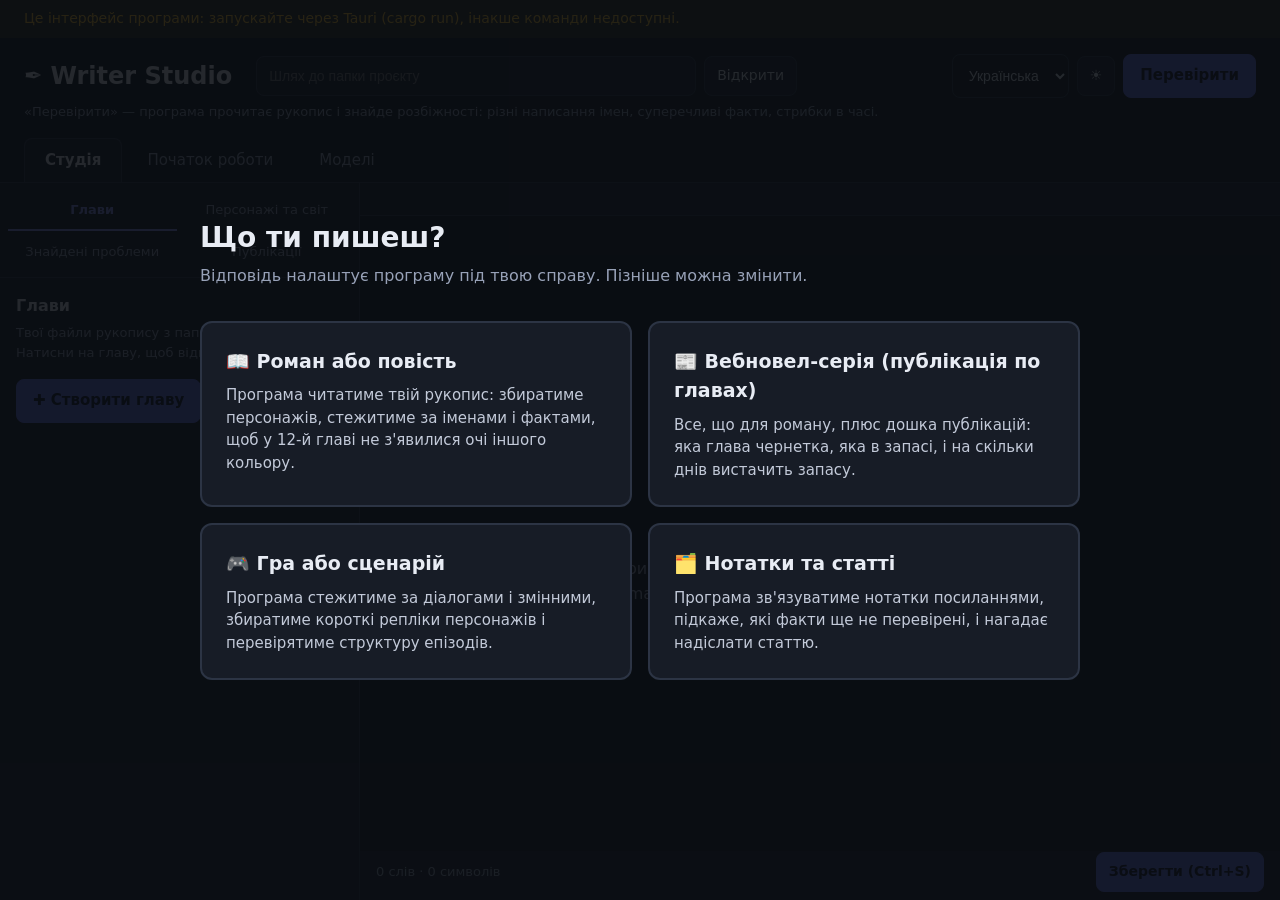
<file: app/tauri/ui/index.html>
<!DOCTYPE html>
<html lang="uk">
<head>
<meta charset="UTF-8">
<title>Writer Studio</title>
<link rel="stylesheet" href="style.css">
</head>
<body>
  <!-- Попередження: запуск поза Tauri -->
  <div id="noInvoke" class="hidden"></div>

  <!-- ============ ОНБОРДІНГ-МАЙСТЕР (перший запуск) ============ -->
  <div id="wizard" class="overlay hidden">
    <div class="wizard">
      <!-- Крок 1: що пишеш -->
      <div class="wiz-step active" data-step="1">
        <h2 data-i18n="wiz_q"></h2>
        <div class="sub" data-i18n="wiz_sub"></div>
        <div class="wiz-cards" id="wizCards"></div>
      </div>
      <!-- Крок 2: мова інтерфейсу -->
      <div class="wiz-step" data-step="2">
        <h2 data-i18n="wiz_lang_q"></h2>
        <div class="sub" data-i18n="wiz_lang_sub"></div>
        <div class="wiz-lang" id="wizLangs"></div>
        <div class="wiz-footer">
          <button id="wizBack" class="ghost" data-i18n="btn_back"></button>
        </div>
      </div>
      <!-- Крок 3: готово -->
      <div class="wiz-step" data-step="3">
        <div class="wiz-done">
          <div class="big">🎉</div>
          <h2 data-i18n="wiz_done_t"></h2>
          <p data-i18n="wiz_done_d"></p>
          <button id="wizFinish" class="primary" data-i18n="wiz_finish"></button>
        </div>
      </div>
    </div>
  </div>

  <!-- ============ ВИБІР/СТВОРЕННЯ ПРОЄКТУ ============ -->
  <div id="setup" class="overlay hidden">
    <div class="setup-card">
      <h2 data-i18n="setup_t"></h2>
      <div class="sub" data-i18n="setup_sub"></div>
      <input id="setupRoot" type="text" data-i18n-ph="setup_ph">
      <label class="fieldline"><span data-i18n="setup_preset"></span>
        <select id="setupPreset"></select>
      </label>
      <div class="row">
        <button id="setupOpen" class="primary" data-i18n="setup_open"></button>
        <button id="setupCreate" data-i18n="setup_create"></button>
      </div>
      <div id="setupMsg" class="note"></div>
    </div>
  </div>

  <!-- ============ ШАПКА ============ -->
  <header>
    <div class="head-row">
      <div class="brand"><span class="logo">✒️</span><h1>Writer Studio</h1></div>
      <div class="projbar">
        <input id="projRoot" type="text" data-i18n-ph="proj_ph">
        <button id="openProj" class="compact" data-i18n="open"></button>
        <span id="projState" class="proj-state"></span>
      </div>
      <div class="head-tools">
        <label class="fieldline" style="margin:0">
          <select id="langSel" title="Language / Мова / Язык" aria-label="Language">
            <option value="uk">Українська</option>
            <option value="en">English</option>
            <option value="ru">Русский</option>
          </select>
        </label>
        <button id="themeBtn" class="compact" aria-label="Theme">🌙</button>
        <button id="btnCheck" class="primary" data-i18n="check"></button>
      </div>
    </div>
    <div class="head-hint" data-i18n="check_hint"></div>
  </header>

  <!-- ============ ВКЛАДКИ РІВНЯ 1 ============ -->
  <nav>
    <button class="tab active" data-tab="studio" data-i18n="tab_studio"></button>
    <button class="tab" data-tab="start" data-i18n="tab_start"></button>
    <button class="tab" data-tab="models" data-i18n="tab_models"></button>
  </nav>

  <main>
    <!-- ГОЛОВНИЙ РОБОЧИЙ ЕКРАН -->
    <section id="studio" class="screen active studio">
      <aside id="side">
        <div class="side-tabs">
          <button class="stab active" data-stab="chapters" data-i18n="t_chapters"></button>
          <button class="stab" data-stab="bible" data-i18n="t_bible"></button>
          <button class="stab" data-stab="alerts"><span data-i18n="t_alerts"></span><span id="alertBadge" class="badge-n" hidden></span></button>
          <button class="stab" data-stab="release" data-i18n="t_release"></button>
        </div>

        <!-- Глави -->
        <div id="stab-chapters" class="stabpane active">
          <div class="pane-head">
            <h3 data-i18n="t_chapters"></h3>
            <div class="pane-sub" data-i18n="chapters_sub"></div>
          </div>
          <div class="row">
            <button id="btnNewDoc" class="primary" data-i18n="btn_new_chapter"></button>
            <button id="btnReloadDocs" data-i18n="btn_refresh"></button>
          </div>
          <div id="docList" class="doclist"></div>
        </div>

        <!-- Персонажі та світ (біблія) -->
        <div id="stab-bible" class="stabpane">
          <div class="pane-head">
            <h3 data-i18n="t_bible"></h3>
            <div class="pane-sub" data-i18n="bible_sub"></div>
          </div>
          <div class="dossier-hint">
            <div class="line" data-i18n="dossier_hint_main"></div>
            <div class="line dim" data-i18n="dossier_hint_auto"></div>
          </div>
          <div class="row">
            <button id="btnAddDossier" class="primary" data-i18n="btn_add_dossier"></button>
            <button id="btnIndex" class="compact" data-i18n="btn_rescan"></button>
          </div>
          <!-- Форма досьє (створення/редагування) -->
          <div id="dossierForm" class="dossier-form hidden">
            <h3 id="dosTitle"></h3>
            <label class="fieldline tight"><span data-i18n="dos_name"></span>
              <input id="dosName" type="text" data-i18n-ph="dos_name_ph">
            </label>
            <label class="fieldline tight"><span data-i18n="dos_aliases"></span>
              <input id="dosAliases" type="text" data-i18n-ph="dos_aliases_ph">
            </label>
            <label class="fieldline tight"><span data-i18n="dos_kind"></span>
              <select id="dosKind">
                <option value="character" data-i18n="kind_character"></option>
                <option value="location" data-i18n="kind_location"></option>
                <option value="item" data-i18n="kind_item"></option>
                <option value="other" data-i18n="kind_other"></option>
              </select>
            </label>
            <label class="fieldline tight"><span data-i18n="dos_notes"></span>
              <textarea id="dosNotes" rows="4" data-i18n-ph="dos_notes_ph"></textarea>
            </label>
            <div id="dosMsg" class="note"></div>
            <div class="row">
              <button id="dosSave" class="primary" data-i18n="dos_save"></button>
              <button id="dosCancel" data-i18n="dos_cancel"></button>
            </div>
          </div>
          <div id="cards" class="cards-stacked"></div>
        </div>

        <!-- Знайдені проблеми (алерти) -->
        <div id="stab-alerts" class="stabpane">
          <div class="pane-head">
            <h3 data-i18n="t_alerts"></h3>
            <div class="pane-sub" data-i18n="alerts_sub"></div>
          </div>
          <div class="row">
            <select id="alertFilter"></select>
          </div>
          <div id="alertsSummary" class="note"></div>
          <div id="alertList" class="alertlist"></div>
          <details class="tools">
            <summary data-i18n="dlg_tools"></summary>
            <div class="row">
              <button id="btnVars" class="compact" data-i18n="btn_vars"></button>
              <button id="btnBarks" class="compact" data-i18n="btn_barks"></button>
            </div>
            <div id="varsOut"></div>
            <div id="barksOut"></div>
            <div class="row">
              <input id="epPath" type="text" data-i18n-ph="ep_ph">
              <button id="btnEpisode" class="compact" data-i18n="btn_episode"></button>
            </div>
            <div id="epOut"></div>
          </details>
        </div>

        <!-- Публікації (реліз) -->
        <div id="stab-release" class="stabpane">
          <div class="pane-head">
            <h3 data-i18n="t_release"></h3>
            <div class="pane-sub" data-i18n="release_sub"></div>
          </div>
          <div id="forecastBox" class="forecast"></div>
          <div id="kanban" class="kanban"></div>
        </div>
      </aside>

      <section id="editorPane">
        <div id="editorHead">
          <span id="docTitle"></span>
          <span id="docMeta" class="note"></span>
        </div>
        <div id="editorEmpty">
          <div class="big">📖</div>
          <div class="t1" data-i18n="ed_empty_t"></div>
          <div class="t2" data-i18n="ed_empty_d"></div>
        </div>
        <textarea id="editor" spellcheck="false" data-i18n-ph="ed_ph"></textarea>
        <div id="statusbar">
          <span id="cntWords"></span>
          <span id="saveState" class="note"></span>
          <span class="spacer"></span>
          <button id="btnSave" class="primary compact" data-i18n="save"></button>
        </div>
      </section>
    </section>

    <!-- ПОЧАТОК РОБОТИ: той самий майстер, доступний у будь-який момент -->
    <section id="start" class="screen page">
      <h2 data-i18n="start_t"></h2>
      <div class="sub" data-i18n="start_sub"></div>
      <button id="startWizard" class="primary" data-i18n="start_btn"></button>
    </section>

    <!-- МОДЕЛІ -->
    <section id="models" class="screen page">
      <h2 data-i18n="models_t"></h2>
      <div class="sub" data-i18n="models_sub"></div>
      <div class="grid" id="tasks"></div>
      <div class="opts" id="panel">
        <h3 data-i18n="pick_task"></h3>
        <div class="hint" data-i18n="pick_task_hint"></div>
      </div>
      <details class="ollama">
        <summary data-i18n="ollama_t"></summary>
        <p data-i18n="ollama_d"></p>
      </details>
      <details class="tech">
        <summary data-i18n="tech_t"></summary>
        <div class="json" id="modelOut"></div>
        <div class="note" data-i18n="tech_note"></div>
      </details>
    </section>
  </main>

  <script src="app.js"></script>
</body>
</html>
</file>
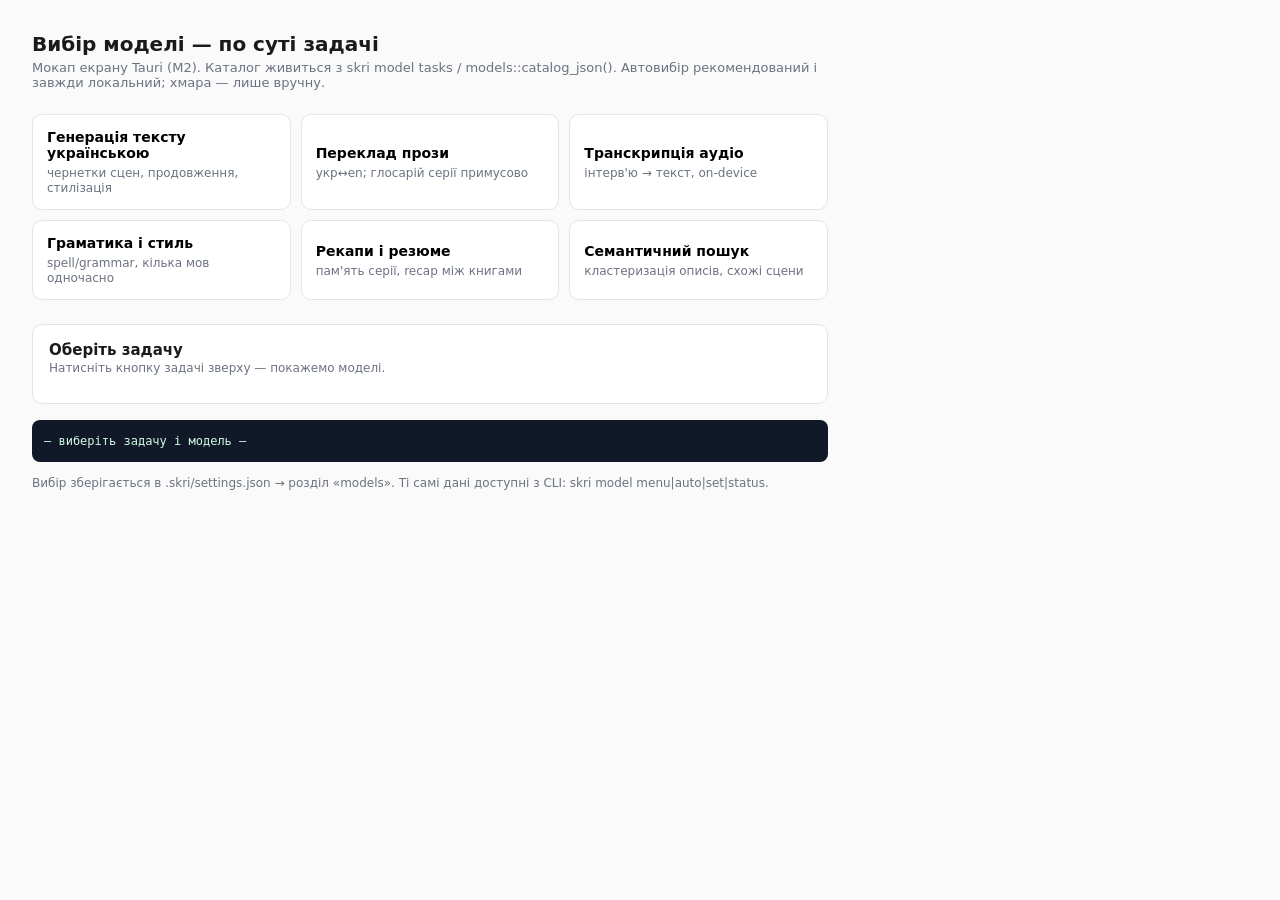
<file: docs/ui/model-picker.html>
<!DOCTYPE html>
<html lang="uk">
<head>
<meta charset="UTF-8">
<title>Writer Studio — вибір моделі по суті задачі (мокап UI)</title>
<style>
  :root { --bg:#fafafa; --card:#fff; --line:#e5e5e5; --ink:#1a1a1a; --mut:#6b7280; --acc:#4f46e5; }
  * { box-sizing:border-box; margin:0; font-family:system-ui,-apple-system,"Segoe UI",sans-serif; }
  body { background:var(--bg); color:var(--ink); padding:32px; max-width:860px; }
  h1 { font-size:20px; margin-bottom:4px; }
  .sub { color:var(--mut); font-size:13px; margin-bottom:24px; }
  .grid { display:grid; grid-template-columns:repeat(3,1fr); gap:10px; margin-bottom:24px; }
  button.task { text-align:left; padding:14px; border:1px solid var(--line); border-radius:10px;
    background:var(--card); cursor:pointer; }
  button.task.active { border-color:var(--acc); box-shadow:0 0 0 2px rgba(79,70,229,.15); }
  button.task .t { font-weight:600; font-size:14px; display:block; margin-bottom:4px; }
  button.task .h { color:var(--mut); font-size:12px; }
  .opts { border:1px solid var(--line); border-radius:10px; background:var(--card); padding:16px; }
  .opts h2 { font-size:15px; margin-bottom:2px; }
  .opts .hint { color:var(--mut); font-size:12px; margin-bottom:12px; }
  label.opt { display:flex; gap:10px; padding:10px; border-radius:8px; cursor:pointer; align-items:flex-start; }
  label.opt:hover { background:#f5f5ff; }
  label.opt input { margin-top:3px; accent-color:var(--acc); }
  .opt .l { font-size:14px; font-weight:500; }
  .opt .n { font-size:12px; color:var(--mut); }
  .badge { font-size:11px; padding:1px 7px; border-radius:99px; margin-left:6px; vertical-align:1px; }
  .b-auto { background:#eef2ff; color:var(--acc); }
  .b-cloud { background:#fef3c7; color:#92400e; }
  .b-local { background:#ecfdf5; color:#065f46; }
  .json { margin-top:16px; background:#111827; color:#d1fae5; border-radius:8px;
    padding:12px; font:12px/1.5 ui-monospace,Consolas,monospace; white-space:pre; overflow-x:auto; }
  .note { color:var(--mut); font-size:12px; margin-top:14px; }
</style>
</head>
<body>
  <h1>Вибір моделі — по суті задачі</h1>
  <div class="sub">Мокап екрану Tauri (M2). Каталог живиться з <code>skri model tasks</code> /
    <code>models::catalog_json()</code>. Автовибір рекомендований і завжди локальний; хмара — лише вручну.</div>

  <div class="grid" id="tasks"></div>

  <div class="opts" id="panel">
    <h2>Оберіть задачу</h2>
    <div class="hint">Натисніть кнопку задачі зверху — покажемо моделі.</div>
  </div>

  <div class="json" id="out">— виберіть задачу і модель —</div>
  <div class="note">Вибір зберігається в <code>.skri/settings.json</code> → розділ «models».
    Ті самі дані доступні з CLI: <code>skri model menu|auto|set|status</code>.</div>

<script>
const CATALOG = [
  { id:"generate-uk", label:"Генерація тексту українською", hint:"чернетки сцен, продовження, стилізація",
    options:[
      { id:"lapa-v0.1.2", label:"Lapa LLM v0.1.2 (Ollama, Gemma3 12B)", note:"найкраща відкрита укр. модель; <7B ламає орфографію", local:true },
      { id:"llama-3.1-8b", label:"Llama 3.1 8B Instruct", note:"загальна; укр. слабша за Lapa", local:true },
      { id:"byok-cloud", label:"Хмара (свій API-ключ)", note:"опційно, ніколи не авто", local:false } ] },
  { id:"translate", label:"Переклад прози", hint:"укр↔en; глосарій серії примусово",
    options:[
      { id:"nllb-200", label:"NLLB-200", note:"baseline укр. MT; T-V ти/ви — окремий прохід", local:true },
      { id:"lapa-v0.1.2", label:"Lapa LLM — стильовий переклад", note:"глосарій у промпті, художній ритм", local:true },
      { id:"byok-cloud", label:"Хмара (свій API-ключ)", note:"опційно", local:false } ] },
  { id:"transcribe-uk", label:"Транскрипція аудіо", hint:"інтерв'ю → текст, on-device",
    options:[
      { id:"whisper-large-v3-turbo-uk", label:"whisper large-v3-turbo (укр. fine-tune)", note:"WER 12.75%", local:true },
      { id:"whisper-large-v3", label:"whisper large-v3", note:"укр/рос мікс плутає → мову вручну", local:true } ] },
  { id:"grammar", label:"Граматика і стиль", hint:"spell/grammar, кілька мов одночасно",
    options:[
      { id:"languagetool-local", label:"LanguageTool server (локально)", note:"укр + 25+ мов, без хмари", local:true },
      { id:"goroh-dictionary", label:"Goroh + dmklinger словник", note:"офлайн без сервера", local:true } ] },
  { id:"summarize", label:"Рекапи і резюме", hint:"пам'ять серії, recap між книгами",
    options:[
      { id:"lapa-v0.1.2", label:"Lapa LLM — резюме з індексу", note:"вхід — агрегат Index Engine", local:true },
      { id:"llama-3.1-8b", label:"Llama 3.1 8B", note:"якщо Lapa не встановлена", local:true } ] },
  { id:"semantic-search", label:"Семантичний пошук", hint:"кластеризація описів, схожі сцени",
    options:[
      { id:"rules-plus-fts", label:"Правила + FTS5", note:"детерміновано; укр. embedding поки слабкі", local:true },
      { id:"multilingual-e5", label:"multilingual-e5 (експеримент)", note:"коли з'явиться сильніша укр. модель", local:true } ] }
];

let current = null;
const tasksEl = document.getElementById("tasks");
const panelEl = document.getElementById("panel");
const outEl = document.getElementById("out");

CATALOG.forEach((t, i) => {
  const b = document.createElement("button");
  b.className = "task";
  b.innerHTML = `<span class="t">${t.label}</span><span class="h">${t.hint}</span>`;
  b.onclick = () => select(i);
  t._btn = b;
  tasksEl.appendChild(b);
});

function select(i) {
  current = CATALOG[i];
  CATALOG.forEach(t => t._btn.classList.remove("active"));
  current._btn.classList.add("active");
  panelEl.innerHTML = `<h2>${current.label}</h2><div class="hint">${current.hint}</div>` +
    current.options.map((o, j) => `
      <label class="opt">
        <input type="radio" name="m" ${j===0?"checked":""} onchange="apply()">
        <span><span class="l">${o.label}</span>
        <span class="badge ${o.local ? "b-local" : "b-cloud"}">${o.local ? "локальна" : "хмара (BYOK)"}</span>
        ${j===0 ? '<span class="badge b-auto">автоматично</span>' : ""}
        <div class="n">${o.note}</div></span>
      </label>`).join("");
  apply();
}

function apply() {
  const checked = panelEl.querySelector("input:checked");
  const idx = [...panelEl.querySelectorAll("input")].indexOf(checked);
  const auto = idx === 0;
  const model = current.options[idx].id;
  outEl.textContent = JSON.stringify({ models: { [current.id]: { model, auto, set_at: 1762348800 } } }, null, 2);
}
</script>
</body>
</html>
</file>
<file: app/tauri/ui/style.css>
/* ============================================================
   Writer Studio — дизайн-система
   Шрифт системний, тіло 16px+, шкала відступів 8px,
   світла + темна тема (темна за замовчуванням), WCAG AA.
   ============================================================ */

/* --- токени: ТЕМНА тема (за замовчуванням) --- */
:root {
  --bg: #0f1319;
  --bg-deep: #0a0d12;
  --surface: #171c26;
  --surface-2: #1e2531;
  --line: #2c3444;
  --line-soft: #232a38;
  --ink: #e8ecf4;          /* основний текст */
  --ink-soft: #c3cad9;     /* вторинний текст */
  --mut: #98a2b8;          /* приглушений текст, AA на поверхнях */
  --acc: #8b96ff;
  --acc-deep: #6470ee;
  --acc-ink: #0d1020;      /* текст на acc-кнопках */
  --acc-bg: rgba(139, 150, 255, 0.13);
  --ok: #4ade9d;
  --ok-bg: rgba(74, 222, 157, 0.12);
  --warn: #fbbf24;
  --warn-bg: rgba(251, 191, 36, 0.12);
  --bad: #f87171;
  --bad-bg: rgba(248, 113, 113, 0.12);
  --tip: #67c7f5;
  --tip-bg: rgba(103, 199, 245, 0.12);
  --shadow: 0 12px 40px rgba(0, 0, 0, 0.45);
  --radius: 12px;
  --radius-sm: 8px;
}

/* --- токени: СВІТЛА тема --- */
[data-theme="light"] {
  --bg: #f4f5f9;
  --bg-deep: #e9ebf2;
  --surface: #ffffff;
  --surface-2: #eef0f6;
  --line: #d7dce6;
  --line-soft: #e4e8ef;
  --ink: #1b2334;
  --ink-soft: #3b445a;
  --mut: #5a6478;
  --acc: #4a56d6;
  --acc-deep: #3a45bd;
  --acc-ink: #ffffff;
  --acc-bg: rgba(74, 86, 214, 0.10);
  --ok: #0c8a5c;
  --ok-bg: rgba(12, 138, 92, 0.10);
  --warn: #9a5b00;
  --warn-bg: rgba(154, 91, 0, 0.10);
  --bad: #c62f2f;
  --bad-bg: rgba(198, 47, 47, 0.09);
  --tip: #0f6f9e;
  --tip-bg: rgba(15, 111, 158, 0.10);
  --shadow: 0 12px 40px rgba(24, 32, 56, 0.14);
}

/* --- база --- */
* { box-sizing: border-box; margin: 0; padding: 0; }
html, body { height: 100%; }
body {
  font-family: system-ui, -apple-system, "Segoe UI", Roboto, "Helvetica Neue", sans-serif;
  font-size: 16px;
  line-height: 1.55;
  color: var(--ink);
  background: var(--bg);
  display: flex;
  flex-direction: column;
  overflow: hidden;
}
code { font-family: ui-monospace, Consolas, monospace; font-size: 0.9em; color: var(--acc); }
h1 { font-size: 24px; line-height: 1.25; font-weight: 700; }
h2 { font-size: 20px; line-height: 1.3; font-weight: 700; }
h3 { font-size: 16px; font-weight: 600; }
.sub, .pane-sub { color: var(--mut); font-size: 14px; max-width: 72ch; }

/* --- шкала відступів 8px: 8/16/24/32/40/48 --- */

/* ================= ШАПКА ================= */
header { flex: none; padding: 16px 24px 8px; }
.head-row { display: flex; align-items: center; gap: 16px; flex-wrap: wrap; }
.brand { display: flex; align-items: center; gap: 8px; margin-right: 8px; }
.brand .logo { font-size: 22px; }
.projbar { display: flex; align-items: center; gap: 8px; flex: 1; min-width: 320px; }
.projbar input {
  flex: 1; max-width: 440px; min-height: 40px;
  padding: 8px 12px; font-size: 14px;
  border: 1px solid var(--line); border-radius: var(--radius-sm);
  background: var(--surface); color: var(--ink);
}
.projbar input:focus-visible { outline: 2px solid var(--acc); outline-offset: 1px; }
.proj-state { font-size: 13px; color: var(--mut); }
.proj-state.ok { color: var(--ok); }
.proj-state.bad { color: var(--bad); }
.head-tools { display: flex; align-items: center; gap: 8px; }
.head-hint { color: var(--mut); font-size: 13px; margin-top: 4px; }

/* ================= КНОПКИ (44px+) ================= */
button {
  min-height: 44px;
  padding: 8px 16px;
  font: inherit; font-size: 15px;
  border: 1px solid var(--line); border-radius: var(--radius-sm);
  background: var(--surface); color: var(--ink);
  cursor: pointer;
  transition: border-color 0.12s, background 0.12s, filter 0.12s;
}
button:hover { border-color: var(--acc); }
button:focus-visible { outline: 2px solid var(--acc); outline-offset: 2px; }
button.primary { background: var(--acc-deep); border-color: var(--acc-deep); color: var(--acc-ink); font-weight: 600; }
button.primary:hover { filter: brightness(1.12); }
button.ghost { background: transparent; }
button.compact { min-height: 40px; padding: 4px 12px; font-size: 14px; }
button:disabled { opacity: 0.55; cursor: default; }

/* ================= ВКЛАДКИ РІВНЯ 1 ================= */
nav { display: flex; gap: 4px; padding: 8px 24px 0; border-bottom: 1px solid var(--line); flex: none; }
nav .tab {
  min-height: 44px; padding: 8px 20px;
  border: 1px solid transparent; border-bottom: none;
  border-radius: var(--radius-sm) var(--radius-sm) 0 0;
  background: transparent; color: var(--mut); font-size: 15px;
}
nav .tab.active { background: var(--surface); color: var(--ink); border-color: var(--line); font-weight: 600; }

/* ================= ЕКРАНИ ================= */
main { flex: 1; min-height: 0; display: flex; }
.screen { display: none; flex: 1; min-width: 0; }
.screen.active { display: flex; flex-direction: column; }
.page { overflow-y: auto; padding: 24px 32px 40px; max-width: 960px; }
.page > h2 { margin-bottom: 8px; }
.page > .sub { margin-bottom: 24px; }

/* ================= ОВЕРЛЕЇ ================= */
.overlay {
  position: fixed; inset: 0; z-index: 50;
  background: color-mix(in srgb, var(--bg-deep) 88%, transparent);
  display: flex; align-items: center; justify-content: center;
  overflow-y: auto; padding: 24px;
}
.overlay.hidden { display: none; }

/* --- онбордінг-майстер --- */
.wizard { width: 880px; max-width: 94vw; }
.wiz-step { display: none; }
.wiz-step.active { display: block; }
.wiz-step > h2 { font-size: 28px; margin-bottom: 8px; }
.wiz-step > .sub { font-size: 16px; margin-bottom: 32px; }
.wiz-cards { display: grid; grid-template-columns: repeat(2, 1fr); gap: 16px; }
button.wiz-card {
  text-align: left; min-height: 0; padding: 24px;
  border-radius: var(--radius); background: var(--surface);
  display: flex; flex-direction: column; gap: 8px;
  border-width: 2px;
}
button.wiz-card:hover { border-color: var(--acc); box-shadow: 0 0 0 3px var(--acc-bg); }
button.wiz-card .t { font-size: 19px; font-weight: 700; }
button.wiz-card .d { font-size: 15px; color: var(--ink-soft); line-height: 1.5; }
.wiz-lang { display: grid; grid-template-columns: repeat(3, 1fr); gap: 16px; }
button.wiz-lang-btn {
  font-size: 17px; font-weight: 600; padding: 24px 16px; min-height: 0;
  border-radius: var(--radius); border-width: 2px;
}
button.wiz-lang-btn:hover { border-color: var(--acc); box-shadow: 0 0 0 3px var(--acc-bg); }
.wiz-done { text-align: center; padding: 16px 0; }
.wiz-done .big { font-size: 40px; }
.wiz-done p { color: var(--ink-soft); max-width: 46ch; margin: 16px auto 24px; }
.wiz-footer { margin-top: 32px; display: flex; justify-content: space-between; gap: 16px; }

/* --- оверлей вибору проєкту --- */
.setup-card {
  background: var(--surface); border: 1px solid var(--line); border-radius: 16px;
  padding: 32px; width: 600px; max-width: 94vw; box-shadow: var(--shadow);
}
.setup-card h2 { margin-bottom: 8px; }
.setup-card .sub { margin-bottom: 24px; }
.setup-card input {
  width: 100%; min-height: 48px; padding: 10px 14px; font-size: 15px;
  border: 1px solid var(--line); border-radius: var(--radius-sm);
  background: var(--bg); color: var(--ink);
}
.setup-card input:focus-visible { outline: 2px solid var(--acc); outline-offset: 1px; }
.fieldline { display: block; margin: 16px 0; font-size: 15px; }
.fieldline select {
  margin-left: 8px; min-height: 44px; padding: 8px 12px; font-size: 14px;
  border: 1px solid var(--line); border-radius: var(--radius-sm);
  background: var(--bg); color: var(--ink); max-width: 420px;
}
.row { display: flex; gap: 8px; margin: 16px 0; align-items: center; flex-wrap: wrap; }
.row input {
  flex: 1; min-width: 160px; min-height: 44px;
  padding: 8px 12px; font-size: 14px;
  border: 1px solid var(--line); border-radius: var(--radius-sm);
  background: var(--surface); color: var(--ink);
}
.row select {
  min-height: 44px; padding: 8px 12px; font-size: 14px;
  border: 1px solid var(--line); border-radius: var(--radius-sm);
  background: var(--surface); color: var(--ink); max-width: 100%;
}
.note { color: var(--mut); font-size: 13px; margin-top: 8px; }
.note.ok { color: var(--ok); }
.note.err { color: var(--bad); }

/* ================= СТУДІЯ: сайдбар + редактор ================= */
.studio.active { flex-direction: row; }
#side {
  width: 360px; min-width: 360px; flex: none;
  border-right: 1px solid var(--line);
  background: var(--surface);
  display: flex; flex-direction: column;
}
.side-tabs {
  display: flex; flex-wrap: wrap; gap: 2px 6px;
  padding: 8px 8px 4px; border-bottom: 1px solid var(--line); flex: none;
  /* QA-06: 4 вкладки не вміщаються в один ряд на 360px — 2 ряди по 2 */
}
.stab {
  flex: 1 1 44%; min-width: 0; min-height: 40px; padding: 6px 6px;
  border: none; border-bottom: 2px solid transparent; border-radius: 0;
  background: transparent; color: var(--mut);
  cursor: pointer; font-size: 13px; white-space: nowrap;
  overflow: hidden; text-overflow: ellipsis;
  display: inline-flex; align-items: center; justify-content: center; gap: 4px;
  position: relative;
}
.stab:hover { color: var(--ink); border-color: transparent; }
.stab.active { color: var(--acc); border-bottom-color: var(--acc); font-weight: 600; }
.badge-n {
  /* QA-06: компактний бейдж — у куті вкладки, не відбирає ширину у підпису.
     FQA-10: display тут НЕ задаємо — author-display перебивав UA-правило
     [hidden]{display:none}, і бейдж «мертвий» показувався з текстом.
     Приховування: [hidden] (UA) + visibility-дублювання як ремінь безпеки. */
  position: absolute; top: 2px; right: 4px;
  min-width: 15px; margin-left: 0;
  padding: 0 4px; border-radius: 99px;
  background: var(--bad); color: #14161c; font-size: 10px; font-weight: 700;
  line-height: 15px; flex: none;
  visibility: hidden;
}
.badge-n:not([hidden]) {
  display: inline-block;
  visibility: visible;
}
[data-theme="light"] .badge-n { color: #ffffff; }
.stabpane { display: none; flex: 1; overflow-y: auto; padding: 16px; }
.stabpane.active { display: block; }
.pane-head { margin-bottom: 12px; }
.pane-head h3 { margin-bottom: 4px; }
.pane-sub { font-size: 13px; }

/* --- список глав --- */
.doclist { display: flex; flex-direction: column; gap: 8px; margin-top: 8px; }
.doc {
  min-height: 0; text-align: left; padding: 12px 14px;
  border: 1px solid var(--line-soft); border-radius: var(--radius-sm);
  background: var(--bg); color: var(--ink);
  display: flex; justify-content: space-between; gap: 8px; align-items: baseline;
}
.doc:hover { border-color: var(--acc); }
.doc.sel { border-color: var(--acc); background: var(--acc-bg); }
.doc .t { font-size: 14px; font-weight: 500; overflow: hidden; text-overflow: ellipsis; white-space: nowrap; }
.doc .m { font-size: 12px; color: var(--mut); flex: none; }

/* --- картки «Персонажі та світ» --- */
.cards-stacked { display: flex; flex-direction: column; gap: 8px; margin-top: 8px; }
.card {
  border: 1px solid var(--line-soft); border-radius: var(--radius-sm);
  background: var(--bg); padding: 12px 14px;
}
.card .name { font-weight: 600; font-size: 14px; }
.card .type {
  font-size: 11px; color: var(--acc); background: var(--acc-bg);
  padding: 2px 8px; border-radius: 99px; margin-left: 8px;
}
.card .meta { font-size: 12px; color: var(--mut); margin: 6px 0 0; }
.card ul { font-size: 12.5px; margin: 4px 0 0 18px; color: var(--ink-soft); }
.card .al { color: var(--mut); }

/* --- бейджі джерела картки + форма досьє --- */
.src-badge {
  font-size: 11px; font-weight: 600;
  padding: 2px 8px; border-radius: 99px; margin-left: 6px;
  white-space: nowrap;
}
.src-manual { background: var(--ok-bg); color: var(--ok); }
.src-auto { background: var(--tip-bg); color: var(--tip); }
.card.manual { border-left: 4px solid var(--ok); }
.card-actions { margin-top: 8px; }
.card-actions button { min-height: 32px; padding: 2px 10px; font-size: 12.5px; }
.dossier-hint {
  border: 1px solid var(--line-soft); border-left: 4px solid var(--acc);
  border-radius: var(--radius-sm); background: var(--acc-bg);
  padding: 10px 12px; margin-bottom: 4px; font-size: 13.5px;
}
.dossier-hint .line { color: var(--ink-soft); }
.dossier-hint .line.dim { color: var(--mut); margin-top: 2px; }
.dossier-form {
  border: 1px solid var(--line); border-radius: var(--radius-sm);
  background: var(--surface-2); padding: 12px; margin: 8px 0;
  display: flex; flex-direction: column; gap: 8px;
}
.dossier-form.hidden { display: none; }
.dossier-form h3 { margin-bottom: 2px; }
.dossier-form .fieldline { margin: 0; font-size: 13.5px; }
.dossier-form .fieldline input,
.dossier-form .fieldline select,
.dossier-form .fieldline textarea {
  width: 100%; min-height: 40px; margin-top: 4px;
  padding: 8px 10px; font: inherit; font-size: 14px;
  border: 1px solid var(--line); border-radius: var(--radius-sm);
  background: var(--bg); color: var(--ink);
}
.dossier-form .fieldline textarea { min-height: 0; resize: vertical; line-height: 1.5; }
.dossier-form .row { margin: 0; }

/* ================= ЗНАЙДЕНІ ПРОБЛЕМИ: людські картки ================= */
.alertlist { display: flex; flex-direction: column; gap: 12px; margin-top: 12px; }
.acard {
  border: 1px solid var(--line-soft); border-left: 4px solid var(--bad);
  border-radius: var(--radius-sm); background: var(--bg); padding: 16px;
}
.acard.tip { border-left-color: var(--tip); }
.acard .ahead { display: flex; align-items: baseline; gap: 8px; flex-wrap: wrap; margin-bottom: 4px; }
.acard .atitle { font-size: 15px; font-weight: 700; }
.acard .acount {
  font-size: 12px; font-weight: 600; color: var(--acc-ink);
  background: var(--bad); border-radius: 99px; padding: 1px 8px;
}
.acard.tip .acount { background: var(--tip); }
.acard .aexp { font-size: 13.5px; color: var(--ink-soft); margin-bottom: 10px; }
.acard .ado {
  font-size: 13.5px; color: var(--ink-soft);
  background: var(--surface-2); border-radius: var(--radius-sm);
  padding: 8px 12px; margin-bottom: 10px;
}
.acard .ado b { color: var(--ink); }
.acard details > summary { cursor: pointer; font-size: 13px; color: var(--mut); min-height: 32px; }
.acard details > summary:hover { color: var(--ink); }
.ainstance { border-top: 1px solid var(--line-soft); padding: 8px 0 0; margin-top: 8px; font-size: 13px; }
.ainstance .kv { display: flex; gap: 8px; margin: 2px 0; }
.ainstance .k { color: var(--mut); flex: none; min-width: 120px; }
.ainstance .v { color: var(--ink-soft); word-break: break-word; white-space: pre-wrap; }
/* QA-05: рядок «цитата + файл + Перейти» в інстансі алерту */
.agoto {
  display: flex; align-items: center; gap: 8px; flex-wrap: wrap;
  margin-top: 6px; padding: 6px 8px;
  border: 1px solid var(--line-soft); border-radius: var(--radius-sm);
  background: var(--surface-2);
}
.agoto .q { color: var(--ink-soft); font-style: italic; max-width: 40ch; overflow: hidden; text-overflow: ellipsis; white-space: nowrap; }
.agoto .where { color: var(--mut); font-size: 12px; }
/* FQA-11: чесний fallback «Сторінка: глава N» — без жовтої смуги */
.agoto .loc-fallback { color: var(--mut); font-size: 12px; font-style: italic; }
.agoto button { min-height: 30px; padding: 2px 10px; font-size: 12.5px; flex: none; }
/* FQA-03: людське порівняння фактів (без сирих ключів) */
.fline { font-weight: 500; line-height: 1.45; }
/* QA-05: дії картки проблеми (Прийняти варіант / Ігнорувати) */
.acard-actions { display: flex; gap: 8px; flex-wrap: wrap; margin: 10px 0 2px; }
.acard-actions button { min-height: 34px; padding: 2px 12px; font-size: 13px; }
/* QA-05: жовтий flash рядка в редакторі (2 сек після «Перейти») */
.line-flash {
  position: absolute; z-index: 3; pointer-events: none;
  background: rgba(255, 221, 0, 0.30);
  border-left: 3px solid rgba(255, 200, 0, 0.85);
  animation: lineflash 2s ease-out forwards;
}
@keyframes lineflash {
  0%, 60% { opacity: 1; }
  100% { opacity: 0; }
}
.warnline { color: var(--warn); font-size: 13px; }

/* --- інструменти діалогів --- */
details.tools { margin-top: 16px; border-top: 1px solid var(--line); padding-top: 12px; }
details.tools summary { cursor: pointer; color: var(--mut); font-size: 14px; min-height: 36px; }
details.tools summary:hover { color: var(--ink); }

/* --- таблиці (аудит змінних, barks, мют-тест) --- */
.tablewrap { overflow-x: auto; margin: 8px 0; }
table.t { border-collapse: collapse; width: 100%; font-size: 13px; background: var(--bg); }
table.t th, table.t td { border: 1px solid var(--line-soft); padding: 6px 10px; text-align: left; vertical-align: top; }
table.t th { background: var(--surface-2); color: var(--mut); font-weight: 600; }

/* ================= ПУБЛІКАЦІЇ: kanban ================= */
.forecast {
  border: 1px solid var(--line-soft); border-radius: var(--radius-sm);
  background: var(--bg); padding: 12px 16px; margin-bottom: 16px; font-size: 13.5px;
}
.forecast b { display: block; margin-bottom: 4px; }
.forecast .fline { color: var(--ink-soft); }
.forecast .fline b { display: inline; color: var(--ink); font-size: 13.5px; }
.kanban { display: flex; flex-direction: column; gap: 12px; }
.kcol { border: 1px solid var(--line-soft); border-radius: var(--radius-sm); background: var(--bg); padding: 12px; }
.khead { font-size: 13px; font-weight: 700; color: var(--acc); margin-bottom: 8px; display: flex; align-items: baseline; gap: 8px; }
.khead .kn { color: var(--mut); font-weight: 400; font-size: 12px; }
.kcard {
  border: 1px solid var(--line-soft); border-radius: var(--radius-sm);
  padding: 10px 12px; margin: 8px 0;
  display: flex; flex-direction: column; gap: 6px;
}
.kcard .t { font-size: 13px; font-weight: 500; overflow: hidden; text-overflow: ellipsis; white-space: nowrap; }
.kcard .m { font-size: 12px; color: var(--mut); }
.kcard .done { font-size: 12px; color: var(--ok); }
.kcard button { align-self: flex-start; }
/* FQA-07: select статусу на картці канбан (замість «→ наступний») */
.kcard .kstatus {
  align-self: flex-start; min-height: 30px; max-width: 100%;
  padding: 2px 8px; font-size: 12.5px;
}

/* ================= РЕДАКТОР ================= */
#editorPane { flex: 1; min-width: 0; display: flex; flex-direction: column; position: relative; }
#editorHead {
  display: flex; align-items: baseline; gap: 12px;
  padding: 12px 24px; border-bottom: 1px solid var(--line);
  flex: none; background: var(--surface);
}
#docTitle { font-size: 17px; font-weight: 600; }
#docMeta { font-size: 13px; }
#editor {
  flex: 1; width: 100%; resize: none; border: none; outline: none;
  background: var(--bg); color: var(--ink);
  padding: 24px 32px; font-size: 16px; line-height: 1.7;
  font-family: inherit;
}
#editor::placeholder { color: var(--mut); }
/* порожній стан редактора */
#editorEmpty {
  position: absolute; inset: 49px 0 49px 0; z-index: 2;
  display: flex; flex-direction: column; align-items: center; justify-content: center;
  gap: 8px; text-align: center; padding: 32px;
  background: var(--bg); pointer-events: none;
}
#editorEmpty.hidden { display: none; }
#editorEmpty .big { font-size: 40px; }
#editorEmpty .t1 { font-size: 18px; font-weight: 600; }
#editorEmpty .t2 { color: var(--mut); max-width: 48ch; }
#statusbar {
  display: flex; align-items: center; gap: 16px;
  padding: 8px 16px; border-top: 1px solid var(--line);
  background: var(--surface); flex: none; font-size: 13px; color: var(--mut);
}
#statusbar .spacer { flex: 1; }

/* ================= ЕКРАН «МОДЕЛІ» ================= */
.grid { display: grid; grid-template-columns: repeat(3, 1fr); gap: 12px; margin-bottom: 24px; }
button.task {
  text-align: left; min-height: 0; padding: 16px;
  border-radius: var(--radius); background: var(--surface);
  display: flex; flex-direction: column; gap: 4px; border-width: 2px;
}
button.task:hover { border-color: var(--acc); }
button.task.active { border-color: var(--acc); box-shadow: 0 0 0 3px var(--acc-bg); }
button.task .t { font-weight: 600; font-size: 15px; }
button.task .h { color: var(--mut); font-size: 13px; }
/* QA-08: чесний підпис у картці задачі — це налаштування, не виконання */
button.task .soon, .hint.soon { color: var(--warn); font-size: 12.5px; }
.b-ollama-ok { background: var(--ok-bg); color: var(--ok); }
.b-ollama-no { background: var(--warn-bg); color: var(--warn); }
.opts { border: 1px solid var(--line); border-radius: var(--radius); background: var(--surface); padding: 24px; }
.opts h3 { font-size: 17px; margin-bottom: 4px; }
.opts .hint { color: var(--mut); font-size: 14px; margin-bottom: 16px; }
label.opt {
  display: flex; gap: 12px; padding: 12px;
  border-radius: var(--radius-sm); cursor: pointer; align-items: flex-start;
}
label.opt:hover { background: var(--acc-bg); }
label.opt input { margin-top: 4px; accent-color: var(--acc); width: 16px; height: 16px; }
.opt .l { font-size: 15px; font-weight: 500; }
.opt .n { font-size: 13px; color: var(--mut); margin-top: 2px; }
.badges { display: flex; gap: 6px; flex-wrap: wrap; margin-top: 4px; }
.badge { font-size: 12px; padding: 2px 10px; border-radius: 99px; font-weight: 600; }
.b-rec { background: var(--acc-bg); color: var(--acc); }
.b-local { background: var(--ok-bg); color: var(--ok); }
.b-cloud { background: var(--warn-bg); color: var(--warn); }
details.ollama {
  margin-top: 16px; border: 1px solid var(--line-soft); border-radius: var(--radius-sm);
  background: var(--surface); padding: 12px 16px;
}
details.ollama summary { cursor: pointer; font-weight: 600; color: var(--ink-soft); min-height: 36px; }
details.ollama p { color: var(--ink-soft); font-size: 14px; margin-top: 8px; max-width: 72ch; }
details.tech { margin-top: 12px; }
details.tech summary { cursor: pointer; color: var(--mut); font-size: 13px; min-height: 32px; }
.json {
  margin-top: 8px; background: var(--bg-deep); color: var(--ok);
  border: 1px solid var(--line-soft); border-radius: var(--radius-sm);
  padding: 12px; font: 12.5px/1.5 ui-monospace, Consolas, monospace;
  white-space: pre-wrap; overflow-x: auto; max-height: 340px;
}

/* ================= ПОРОЖНІ СТАНИ ================= */
.empty {
  border: 1px dashed var(--line); border-radius: var(--radius-sm);
  padding: 24px 16px; text-align: center; color: var(--mut); font-size: 14px;
  margin-top: 12px;
}
.empty .ico { font-size: 28px; display: block; margin-bottom: 8px; }

/* ================= ДРІБНЕ ================= */
.hidden { display: none !important; }
.spacer { flex: 1; }
.warn { color: var(--bad); font-size: 13px; }
.okline { color: var(--ok); font-size: 13px; }
#noInvoke { padding: 8px 24px; background: var(--warn-bg); color: var(--warn); font-size: 14px; }
::-webkit-scrollbar { width: 10px; height: 10px; }
::-webkit-scrollbar-thumb { background: var(--line); border-radius: 99px; }
::-webkit-scrollbar-track { background: transparent; }

@media (max-width: 1100px) {
  #side { width: 300px; min-width: 300px; }
  .grid { grid-template-columns: repeat(2, 1fr); }
  .wiz-cards { grid-template-columns: 1fr; }
}
</file>
